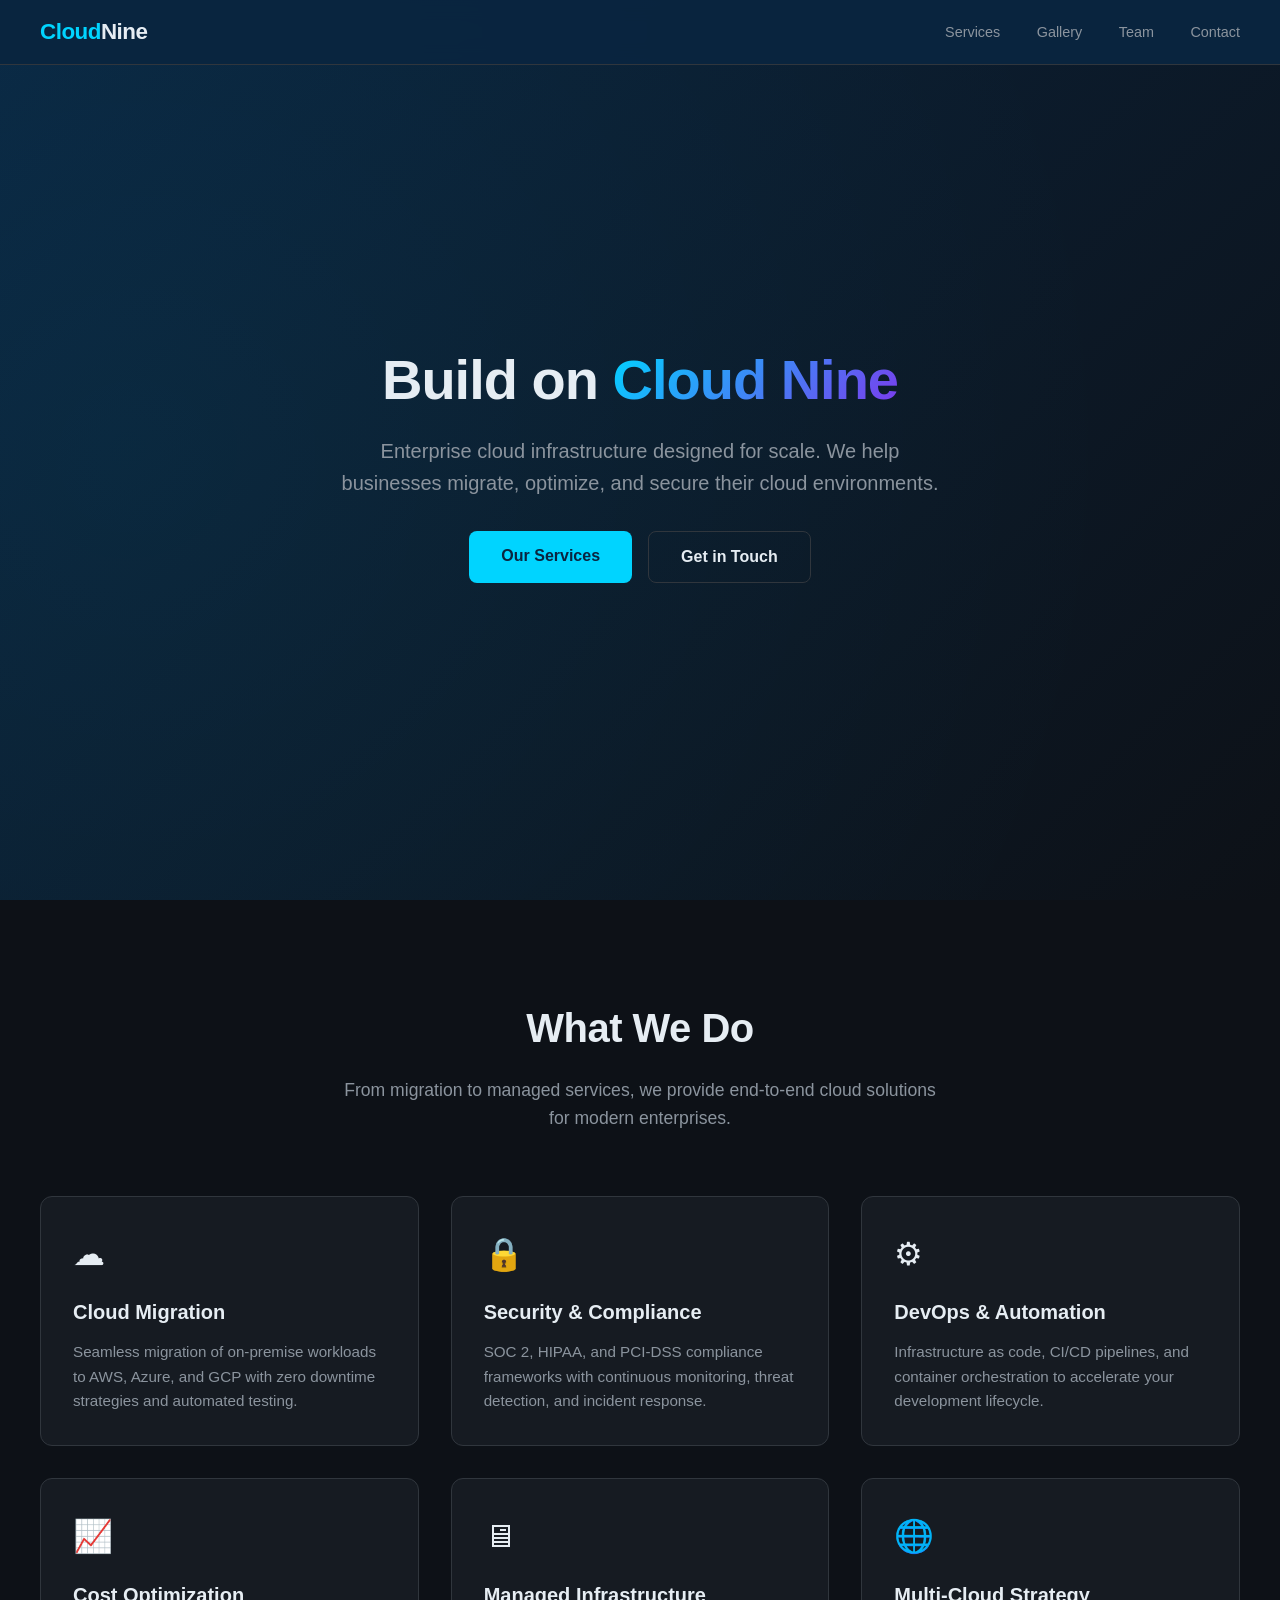
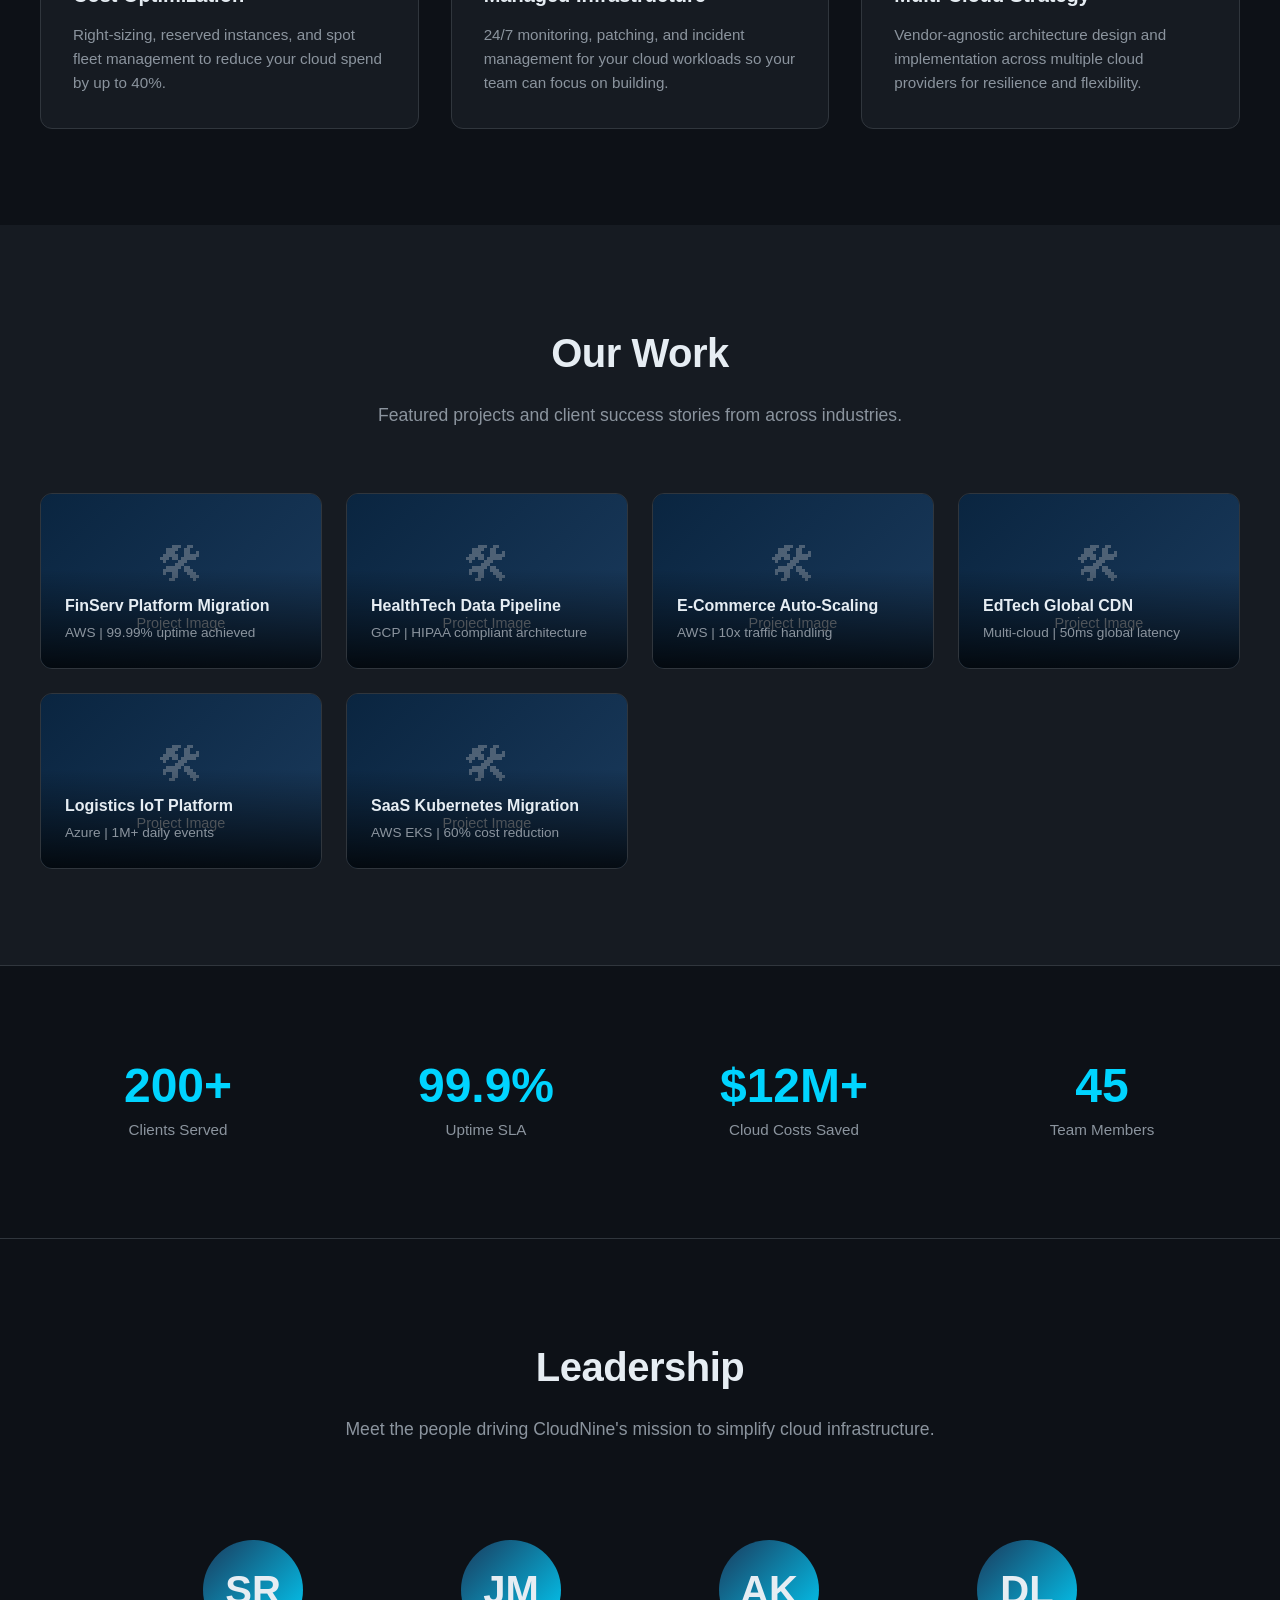
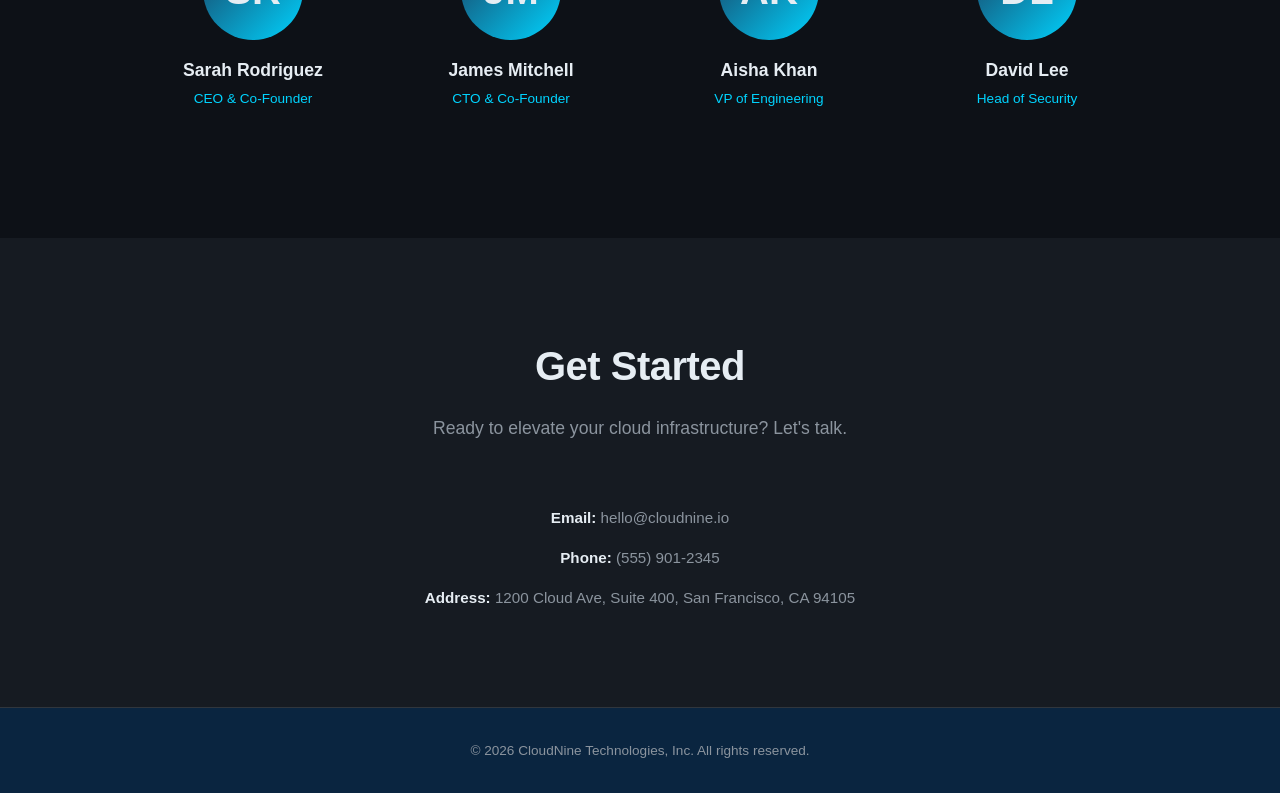
<file: terraform/challenge-1-bucket-list/assets/index.html>
<!DOCTYPE html>
<html lang="en">
<head>
  <meta charset="UTF-8">
  <meta name="viewport" content="width=device-width, initial-scale=1.0">
  <title>CloudNine Technologies - Cloud Infrastructure Solutions</title>
  <link rel="stylesheet" href="style.css">
  <!-- CloudNine Technologies v3.2.1 - Marketing Site -->
  <!-- Last deployment: 2026-03-28 by j.mitchell@cloudnine.io -->
</head>
<body>

  <!-- Navigation -->
  <header class="navbar">
    <div class="container">
      <a href="#" class="logo">Cloud<span>Nine</span></a>
      <nav>
        <a href="#services">Services</a>
        <a href="#gallery">Gallery</a>
        <a href="#team">Team</a>
        <a href="#contact">Contact</a>
      </nav>
    </div>
  </header>

  <!-- Hero -->
  <section class="hero">
    <div class="hero-content">
      <h1>Build on <span class="highlight">Cloud Nine</span></h1>
      <p>Enterprise cloud infrastructure designed for scale. We help businesses migrate, optimize, and secure their cloud environments.</p>
      <div class="cta-group">
        <a href="#services" class="btn btn-primary">Our Services</a>
        <a href="#contact" class="btn btn-secondary">Get in Touch</a>
      </div>
    </div>
  </section>

  <!-- NOTE: Backup files moved to /backups/ directory. Remove before production launch. -->
  <!-- Portal Config: /backups/employee-portal-config.bak -->

  <!-- Services -->
  <section id="services" class="services">
    <div class="section-header">
      <h2>What We Do</h2>
      <p>From migration to managed services, we provide end-to-end cloud solutions for modern enterprises.</p>
    </div>
    <div class="services-grid">
      <div class="service-card">
        <div class="icon">&#9729;</div>
        <h3>Cloud Migration</h3>
        <p>Seamless migration of on-premise workloads to AWS, Azure, and GCP with zero downtime strategies and automated testing.</p>
      </div>
      <div class="service-card">
        <div class="icon">&#128274;</div>
        <h3>Security & Compliance</h3>
        <p>SOC 2, HIPAA, and PCI-DSS compliance frameworks with continuous monitoring, threat detection, and incident response.</p>
      </div>
      <div class="service-card">
        <div class="icon">&#9881;</div>
        <h3>DevOps & Automation</h3>
        <p>Infrastructure as code, CI/CD pipelines, and container orchestration to accelerate your development lifecycle.</p>
      </div>
      <div class="service-card">
        <div class="icon">&#128200;</div>
        <h3>Cost Optimization</h3>
        <p>Right-sizing, reserved instances, and spot fleet management to reduce your cloud spend by up to 40%.</p>
      </div>
      <div class="service-card">
        <div class="icon">&#128421;</div>
        <h3>Managed Infrastructure</h3>
        <p>24/7 monitoring, patching, and incident management for your cloud workloads so your team can focus on building.</p>
      </div>
      <div class="service-card">
        <div class="icon">&#127760;</div>
        <h3>Multi-Cloud Strategy</h3>
        <p>Vendor-agnostic architecture design and implementation across multiple cloud providers for resilience and flexibility.</p>
      </div>
    </div>
  </section>

  <!-- Gallery / Portfolio -->
  <section id="gallery" class="gallery">
    <div class="section-header">
      <h2>Our Work</h2>
      <p>Featured projects and client success stories from across industries.</p>
    </div>
    <!-- TODO: Replace placeholder images with actual project screenshots - ticket MKTG-4421 -->
    <div class="gallery-grid">
      <div class="gallery-item">
        <div class="placeholder">
          <div class="icon">&#128736;</div>
          <span>Project Image</span>
        </div>
        <div class="overlay">
          <h4>FinServ Platform Migration</h4>
          <p>AWS | 99.99% uptime achieved</p>
        </div>
      </div>
      <div class="gallery-item">
        <div class="placeholder">
          <div class="icon">&#128736;</div>
          <span>Project Image</span>
        </div>
        <div class="overlay">
          <h4>HealthTech Data Pipeline</h4>
          <p>GCP | HIPAA compliant architecture</p>
        </div>
      </div>
      <div class="gallery-item">
        <div class="placeholder">
          <div class="icon">&#128736;</div>
          <span>Project Image</span>
        </div>
        <div class="overlay">
          <h4>E-Commerce Auto-Scaling</h4>
          <p>AWS | 10x traffic handling</p>
        </div>
      </div>
      <div class="gallery-item">
        <div class="placeholder">
          <div class="icon">&#128736;</div>
          <span>Project Image</span>
        </div>
        <div class="overlay">
          <h4>EdTech Global CDN</h4>
          <p>Multi-cloud | 50ms global latency</p>
        </div>
      </div>
      <div class="gallery-item">
        <div class="placeholder">
          <div class="icon">&#128736;</div>
          <span>Project Image</span>
        </div>
        <div class="overlay">
          <h4>Logistics IoT Platform</h4>
          <p>Azure | 1M+ daily events</p>
        </div>
      </div>
      <div class="gallery-item">
        <div class="placeholder">
          <div class="icon">&#128736;</div>
          <span>Project Image</span>
        </div>
        <div class="overlay">
          <h4>SaaS Kubernetes Migration</h4>
          <p>AWS EKS | 60% cost reduction</p>
        </div>
      </div>
    </div>
  </section>

  <!-- Stats -->
  <section class="stats">
    <div class="stats-grid">
      <div class="stat-item">
        <div class="number">200+</div>
        <div class="label">Clients Served</div>
      </div>
      <div class="stat-item">
        <div class="number">99.9%</div>
        <div class="label">Uptime SLA</div>
      </div>
      <div class="stat-item">
        <div class="number">$12M+</div>
        <div class="label">Cloud Costs Saved</div>
      </div>
      <div class="stat-item">
        <div class="number">45</div>
        <div class="label">Team Members</div>
      </div>
    </div>
  </section>

  <!-- Team -->
  <section id="team" class="team">
    <div class="section-header">
      <h2>Leadership</h2>
      <p>Meet the people driving CloudNine's mission to simplify cloud infrastructure.</p>
    </div>
    <div class="team-grid">
      <div class="team-member">
        <div class="avatar">SR</div>
        <h4>Sarah Rodriguez</h4>
        <div class="role">CEO & Co-Founder</div>
      </div>
      <div class="team-member">
        <div class="avatar">JM</div>
        <h4>James Mitchell</h4>
        <div class="role">CTO & Co-Founder</div>
      </div>
      <div class="team-member">
        <div class="avatar">AK</div>
        <h4>Aisha Khan</h4>
        <div class="role">VP of Engineering</div>
      </div>
      <div class="team-member">
        <div class="avatar">DL</div>
        <h4>David Lee</h4>
        <div class="role">Head of Security</div>
      </div>
    </div>
  </section>

  <!-- Contact -->
  <section id="contact" class="contact">
    <div class="section-header">
      <h2>Get Started</h2>
      <p>Ready to elevate your cloud infrastructure? Let's talk.</p>
    </div>
    <div class="contact-content">
      <div class="contact-info">
        <div class="item"><strong>Email:</strong> hello@cloudnine.io</div>
        <div class="item"><strong>Phone:</strong> (555) 901-2345</div>
        <div class="item"><strong>Address:</strong> 1200 Cloud Ave, Suite 400, San Francisco, CA 94105</div>
      </div>
    </div>
  </section>

  <!-- Footer -->
  <footer class="footer">
    <p>&copy; 2026 CloudNine Technologies, Inc. All rights reserved.</p>
  </footer>

</body>
</html>
</file>
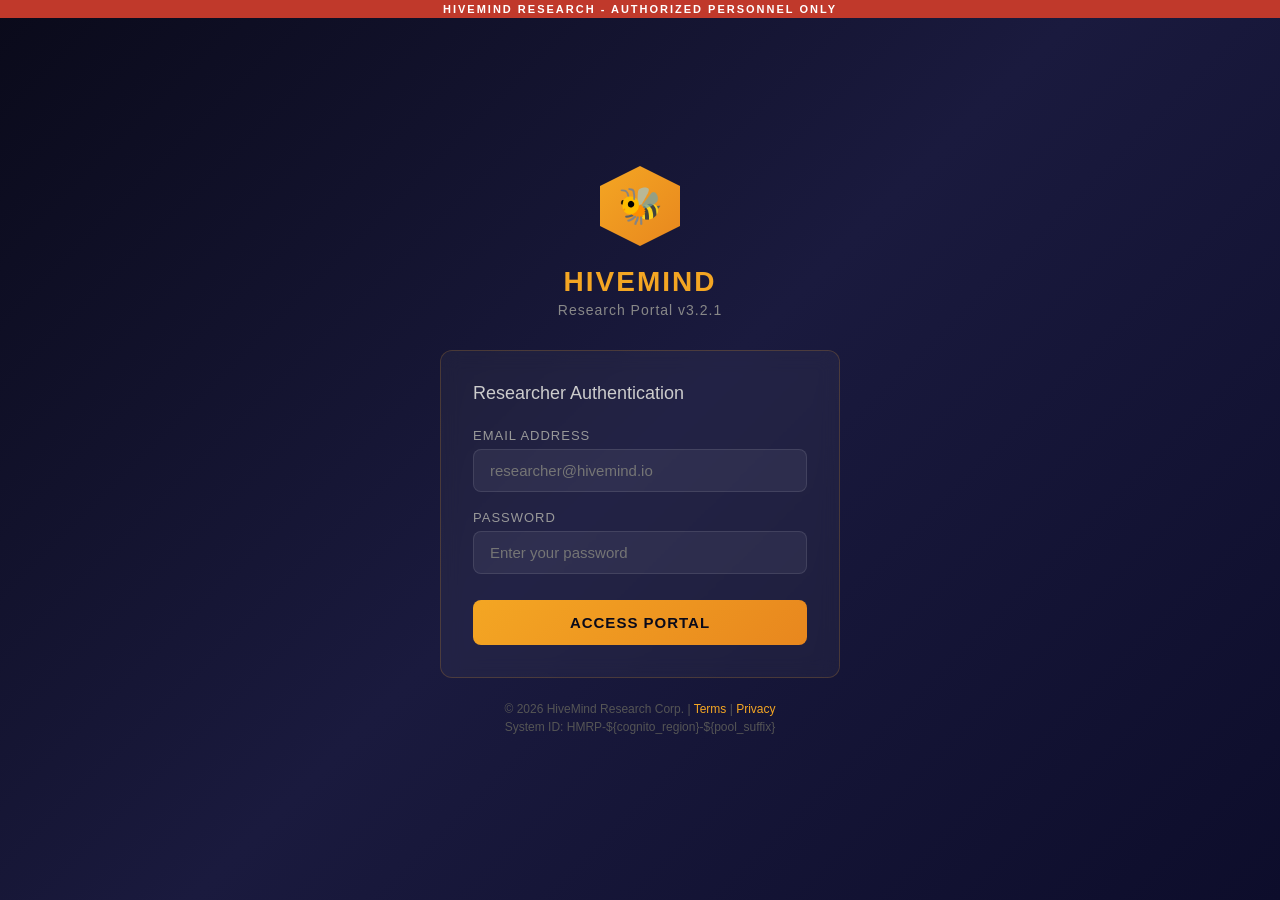
<file: terraform/challenge-4-hive-mind/assets/index.html>
<!DOCTYPE html>
<html lang="en">
<head>
    <meta charset="UTF-8">
    <meta name="viewport" content="width=device-width, initial-scale=1.0">
    <title>HiveMind Research Portal</title>
    <style>
        * {
            margin: 0;
            padding: 0;
            box-sizing: border-box;
        }

        body {
            font-family: 'Segoe UI', Tahoma, Geneva, Verdana, sans-serif;
            background: linear-gradient(135deg, #0a0a1a 0%, #1a1a3e 50%, #0d0d2b 100%);
            min-height: 100vh;
            display: flex;
            flex-direction: column;
            align-items: center;
            justify-content: center;
            color: #e0e0e0;
        }

        .container {
            width: 100%;
            max-width: 440px;
            padding: 0 20px;
        }

        .logo-section {
            text-align: center;
            margin-bottom: 32px;
        }

        .logo-hex {
            display: inline-block;
            width: 80px;
            height: 80px;
            background: linear-gradient(135deg, #f4a623, #e8871e);
            clip-path: polygon(50% 0%, 100% 25%, 100% 75%, 50% 100%, 0% 75%, 0% 25%);
            margin-bottom: 16px;
            position: relative;
        }

        .logo-hex::after {
            content: "\1F41D";
            position: absolute;
            top: 50%;
            left: 50%;
            transform: translate(-50%, -50%);
            font-size: 36px;
        }

        .logo-section h1 {
            font-size: 28px;
            font-weight: 700;
            color: #f4a623;
            letter-spacing: 2px;
            text-transform: uppercase;
        }

        .logo-section p {
            font-size: 14px;
            color: #888;
            margin-top: 4px;
            letter-spacing: 1px;
        }

        .login-card {
            background: rgba(255, 255, 255, 0.04);
            border: 1px solid rgba(244, 166, 35, 0.2);
            border-radius: 12px;
            padding: 32px;
            backdrop-filter: blur(10px);
        }

        .login-card h2 {
            font-size: 18px;
            margin-bottom: 24px;
            color: #ccc;
            font-weight: 400;
        }

        .form-group {
            margin-bottom: 18px;
        }

        .form-group label {
            display: block;
            font-size: 13px;
            color: #999;
            margin-bottom: 6px;
            text-transform: uppercase;
            letter-spacing: 1px;
        }

        .form-group input {
            width: 100%;
            padding: 12px 16px;
            background: rgba(255, 255, 255, 0.06);
            border: 1px solid rgba(255, 255, 255, 0.1);
            border-radius: 8px;
            color: #e0e0e0;
            font-size: 15px;
            transition: border-color 0.2s;
        }

        .form-group input:focus {
            outline: none;
            border-color: #f4a623;
        }

        .btn-login {
            width: 100%;
            padding: 14px;
            background: linear-gradient(135deg, #f4a623, #e8871e);
            border: none;
            border-radius: 8px;
            color: #0a0a1a;
            font-size: 15px;
            font-weight: 600;
            cursor: pointer;
            text-transform: uppercase;
            letter-spacing: 1px;
            transition: opacity 0.2s;
            margin-top: 8px;
        }

        .btn-login:hover {
            opacity: 0.9;
        }

        .status-bar {
            margin-top: 16px;
            padding: 10px 14px;
            border-radius: 8px;
            font-size: 13px;
            display: none;
        }

        .status-bar.error {
            display: block;
            background: rgba(231, 76, 60, 0.15);
            border: 1px solid rgba(231, 76, 60, 0.3);
            color: #e74c3c;
        }

        .status-bar.info {
            display: block;
            background: rgba(52, 152, 219, 0.15);
            border: 1px solid rgba(52, 152, 219, 0.3);
            color: #3498db;
        }

        .footer {
            margin-top: 24px;
            text-align: center;
            font-size: 12px;
            color: #555;
        }

        .footer a {
            color: #f4a623;
            text-decoration: none;
        }

        .classification {
            position: fixed;
            top: 0;
            left: 0;
            right: 0;
            background: #c0392b;
            color: #fff;
            text-align: center;
            font-size: 11px;
            padding: 3px;
            letter-spacing: 2px;
            text-transform: uppercase;
            font-weight: 700;
        }
    </style>
</head>
<body>
    <div class="classification">HiveMind Research - Authorized Personnel Only</div>

    <div class="container">
        <div class="logo-section">
            <div class="logo-hex"></div>
            <h1>HiveMind</h1>
            <p>Research Portal v3.2.1</p>
        </div>

        <div class="login-card">
            <h2>Researcher Authentication</h2>
            <form id="loginForm">
                <div class="form-group">
                    <label>Email Address</label>
                    <input type="email" id="email" placeholder="researcher@hivemind.io" required>
                </div>
                <div class="form-group">
                    <label>Password</label>
                    <input type="password" id="password" placeholder="Enter your password" required>
                </div>
                <button type="submit" class="btn-login">Access Portal</button>
            </form>
            <div id="statusBar" class="status-bar"></div>
        </div>

        <div class="footer">
            <p>&copy; 2026 HiveMind Research Corp. | <a href="#">Terms</a> | <a href="#">Privacy</a></p>
            <p style="margin-top:4px;">System ID: HMRP-${cognito_region}-${pool_suffix}</p>
        </div>
    </div>

    <script>
        // ============================================================
        // HiveMind Research Portal - Authentication Configuration
        // WARNING: Do not expose these values in production builds
        // ============================================================

        const COGNITO_USER_POOL_ID = "${cognito_user_pool_id}";
        const COGNITO_CLIENT_ID = "${cognito_client_id}";
        const COGNITO_IDENTITY_POOL_ID = "${cognito_identity_pool_id}";
        const COGNITO_REGION = "${cognito_region}";

        // Auth endpoint constructed from pool config
        const AUTH_ENDPOINT = "https://cognito-idp." + COGNITO_REGION + ".amazonaws.com";

        // Identity pool federation provider
        const IDP_PROVIDER = "cognito-idp." + COGNITO_REGION + ".amazonaws.com/" + COGNITO_USER_POOL_ID;

        // ============================================================
        // Login handler
        // ============================================================
        document.getElementById("loginForm").addEventListener("submit", function(e) {
            e.preventDefault();

            var statusBar = document.getElementById("statusBar");
            var email = document.getElementById("email").value;
            var password = document.getElementById("password").value;

            statusBar.className = "status-bar info";
            statusBar.textContent = "Authenticating with Cognito backend...";
            statusBar.style.display = "block";

            // Simulate authentication delay
            // In the real implementation, this would call Cognito InitiateAuth
            setTimeout(function() {
                statusBar.className = "status-bar error";
                statusBar.textContent = "Authentication service unavailable. Please use the CLI interface or contact your administrator.";
            }, 2000);
        });

        // Debug logging for development - TODO: remove before production
        if (window.location.search.indexOf("debug=true") !== -1) {
            console.log("[HiveMind Debug] Pool:", COGNITO_USER_POOL_ID);
            console.log("[HiveMind Debug] Client:", COGNITO_CLIENT_ID);
            console.log("[HiveMind Debug] Identity Pool:", COGNITO_IDENTITY_POOL_ID);
            console.log("[HiveMind Debug] Region:", COGNITO_REGION);
            console.log("[HiveMind Debug] Provider:", IDP_PROVIDER);
        }
    </script>
</body>
</html>
</file>
<file: terraform/challenge-1-bucket-list/assets/style.css>
/* CloudNine Technologies - Corporate Website Stylesheet */

:root {
  --primary: #0a2540;
  --primary-light: #1a3a5c;
  --accent: #00d4ff;
  --accent-hover: #00b8e6;
  --text: #e6edf3;
  --text-muted: #8b949e;
  --surface: #0d1117;
  --surface-raised: #161b22;
  --border: #30363d;
  --gradient-start: #0a2540;
  --gradient-end: #0d1117;
}

* {
  margin: 0;
  padding: 0;
  box-sizing: border-box;
}

html {
  scroll-behavior: smooth;
}

body {
  font-family: -apple-system, BlinkMacSystemFont, "Segoe UI", Roboto,
    "Helvetica Neue", Arial, sans-serif;
  background-color: var(--surface);
  color: var(--text);
  line-height: 1.6;
}

/* Navigation */
.navbar {
  position: fixed;
  top: 0;
  width: 100%;
  background: rgba(10, 37, 64, 0.95);
  backdrop-filter: blur(10px);
  border-bottom: 1px solid var(--border);
  z-index: 1000;
  padding: 0 2rem;
}

.navbar .container {
  max-width: 1200px;
  margin: 0 auto;
  display: flex;
  justify-content: space-between;
  align-items: center;
  height: 64px;
}

.navbar .logo {
  font-size: 1.4rem;
  font-weight: 700;
  color: var(--accent);
  text-decoration: none;
  letter-spacing: -0.5px;
}

.navbar .logo span {
  color: var(--text);
}

.navbar nav a {
  color: var(--text-muted);
  text-decoration: none;
  margin-left: 2rem;
  font-size: 0.9rem;
  font-weight: 500;
  transition: color 0.2s;
}

.navbar nav a:hover {
  color: var(--accent);
}

/* Hero Section */
.hero {
  min-height: 100vh;
  display: flex;
  align-items: center;
  justify-content: center;
  text-align: center;
  background: linear-gradient(135deg, var(--gradient-start), var(--gradient-end));
  padding: 6rem 2rem 4rem;
  position: relative;
  overflow: hidden;
}

.hero::before {
  content: "";
  position: absolute;
  top: -50%;
  left: -50%;
  width: 200%;
  height: 200%;
  background: radial-gradient(
    circle at 30% 50%,
    rgba(0, 212, 255, 0.05) 0%,
    transparent 50%
  );
  animation: drift 20s ease-in-out infinite;
}

@keyframes drift {
  0%, 100% { transform: translate(0, 0); }
  50% { transform: translate(30px, -20px); }
}

.hero-content {
  position: relative;
  z-index: 1;
  max-width: 800px;
}

.hero h1 {
  font-size: 3.5rem;
  font-weight: 800;
  line-height: 1.1;
  margin-bottom: 1.5rem;
  letter-spacing: -1px;
}

.hero h1 .highlight {
  background: linear-gradient(135deg, var(--accent), #7c3aed);
  -webkit-background-clip: text;
  -webkit-text-fill-color: transparent;
  background-clip: text;
}

.hero p {
  font-size: 1.25rem;
  color: var(--text-muted);
  max-width: 600px;
  margin: 0 auto 2rem;
}

.hero .cta-group {
  display: flex;
  gap: 1rem;
  justify-content: center;
  flex-wrap: wrap;
}

.btn {
  display: inline-block;
  padding: 0.75rem 2rem;
  border-radius: 8px;
  font-size: 1rem;
  font-weight: 600;
  text-decoration: none;
  transition: all 0.2s;
  cursor: pointer;
  border: none;
}

.btn-primary {
  background: var(--accent);
  color: var(--primary);
}

.btn-primary:hover {
  background: var(--accent-hover);
  transform: translateY(-1px);
  box-shadow: 0 4px 12px rgba(0, 212, 255, 0.3);
}

.btn-secondary {
  background: transparent;
  color: var(--text);
  border: 1px solid var(--border);
}

.btn-secondary:hover {
  border-color: var(--accent);
  color: var(--accent);
}

/* Section Styles */
section {
  padding: 6rem 2rem;
}

.section-header {
  text-align: center;
  max-width: 600px;
  margin: 0 auto 4rem;
}

.section-header h2 {
  font-size: 2.5rem;
  font-weight: 700;
  margin-bottom: 1rem;
  letter-spacing: -0.5px;
}

.section-header p {
  color: var(--text-muted);
  font-size: 1.1rem;
}

/* Services */
.services {
  background: var(--surface);
}

.services-grid {
  max-width: 1200px;
  margin: 0 auto;
  display: grid;
  grid-template-columns: repeat(auto-fit, minmax(300px, 1fr));
  gap: 2rem;
}

.service-card {
  background: var(--surface-raised);
  border: 1px solid var(--border);
  border-radius: 12px;
  padding: 2rem;
  transition: all 0.3s;
}

.service-card:hover {
  border-color: var(--accent);
  transform: translateY(-4px);
  box-shadow: 0 8px 24px rgba(0, 0, 0, 0.3);
}

.service-card .icon {
  font-size: 2rem;
  margin-bottom: 1rem;
}

.service-card h3 {
  font-size: 1.25rem;
  margin-bottom: 0.75rem;
}

.service-card p {
  color: var(--text-muted);
  font-size: 0.95rem;
}

/* Gallery */
.gallery {
  background: var(--surface-raised);
}

.gallery-grid {
  max-width: 1200px;
  margin: 0 auto;
  display: grid;
  grid-template-columns: repeat(auto-fit, minmax(280px, 1fr));
  gap: 1.5rem;
}

.gallery-item {
  position: relative;
  border-radius: 12px;
  overflow: hidden;
  aspect-ratio: 16/10;
  background: var(--primary);
  border: 1px solid var(--border);
}

.gallery-item .placeholder {
  width: 100%;
  height: 100%;
  display: flex;
  align-items: center;
  justify-content: center;
  flex-direction: column;
  background: linear-gradient(135deg, var(--primary), var(--primary-light));
  color: var(--text-muted);
  font-size: 0.9rem;
}

.gallery-item .placeholder .icon {
  font-size: 3rem;
  margin-bottom: 0.5rem;
  opacity: 0.5;
}

.gallery-item .overlay {
  position: absolute;
  bottom: 0;
  left: 0;
  right: 0;
  padding: 1.5rem;
  background: linear-gradient(transparent, rgba(0, 0, 0, 0.8));
}

.gallery-item .overlay h4 {
  font-size: 1rem;
  margin-bottom: 0.25rem;
}

.gallery-item .overlay p {
  color: var(--text-muted);
  font-size: 0.85rem;
}

/* Stats */
.stats {
  background: var(--surface);
  border-top: 1px solid var(--border);
  border-bottom: 1px solid var(--border);
}

.stats-grid {
  max-width: 1200px;
  margin: 0 auto;
  display: grid;
  grid-template-columns: repeat(auto-fit, minmax(200px, 1fr));
  gap: 2rem;
  text-align: center;
}

.stat-item .number {
  font-size: 3rem;
  font-weight: 800;
  color: var(--accent);
  line-height: 1;
  margin-bottom: 0.5rem;
}

.stat-item .label {
  color: var(--text-muted);
  font-size: 0.95rem;
}

/* Team */
.team {
  background: var(--surface);
}

.team-grid {
  max-width: 1000px;
  margin: 0 auto;
  display: grid;
  grid-template-columns: repeat(auto-fit, minmax(220px, 1fr));
  gap: 2rem;
  text-align: center;
}

.team-member {
  padding: 2rem 1rem;
}

.team-member .avatar {
  width: 100px;
  height: 100px;
  border-radius: 50%;
  background: linear-gradient(135deg, var(--primary-light), var(--accent));
  margin: 0 auto 1rem;
  display: flex;
  align-items: center;
  justify-content: center;
  font-size: 2.5rem;
  font-weight: 700;
  color: var(--text);
}

.team-member h4 {
  font-size: 1.1rem;
  margin-bottom: 0.25rem;
}

.team-member .role {
  color: var(--accent);
  font-size: 0.85rem;
  font-weight: 500;
}

/* Contact */
.contact {
  background: var(--surface-raised);
}

.contact-content {
  max-width: 600px;
  margin: 0 auto;
  text-align: center;
}

.contact-content p {
  color: var(--text-muted);
  margin-bottom: 2rem;
  font-size: 1.05rem;
}

.contact-info {
  display: flex;
  flex-direction: column;
  gap: 1rem;
  align-items: center;
}

.contact-info .item {
  color: var(--text-muted);
  font-size: 0.95rem;
}

.contact-info .item strong {
  color: var(--text);
}

/* Footer */
.footer {
  background: var(--primary);
  border-top: 1px solid var(--border);
  padding: 2rem;
  text-align: center;
}

.footer p {
  color: var(--text-muted);
  font-size: 0.85rem;
}

/* Responsive */
@media (max-width: 768px) {
  .hero h1 {
    font-size: 2.25rem;
  }

  .hero p {
    font-size: 1rem;
  }

  .navbar nav a {
    margin-left: 1rem;
    font-size: 0.8rem;
  }

  section {
    padding: 4rem 1.5rem;
  }

  .section-header h2 {
    font-size: 1.75rem;
  }

  .stat-item .number {
    font-size: 2rem;
  }
}
</file>
